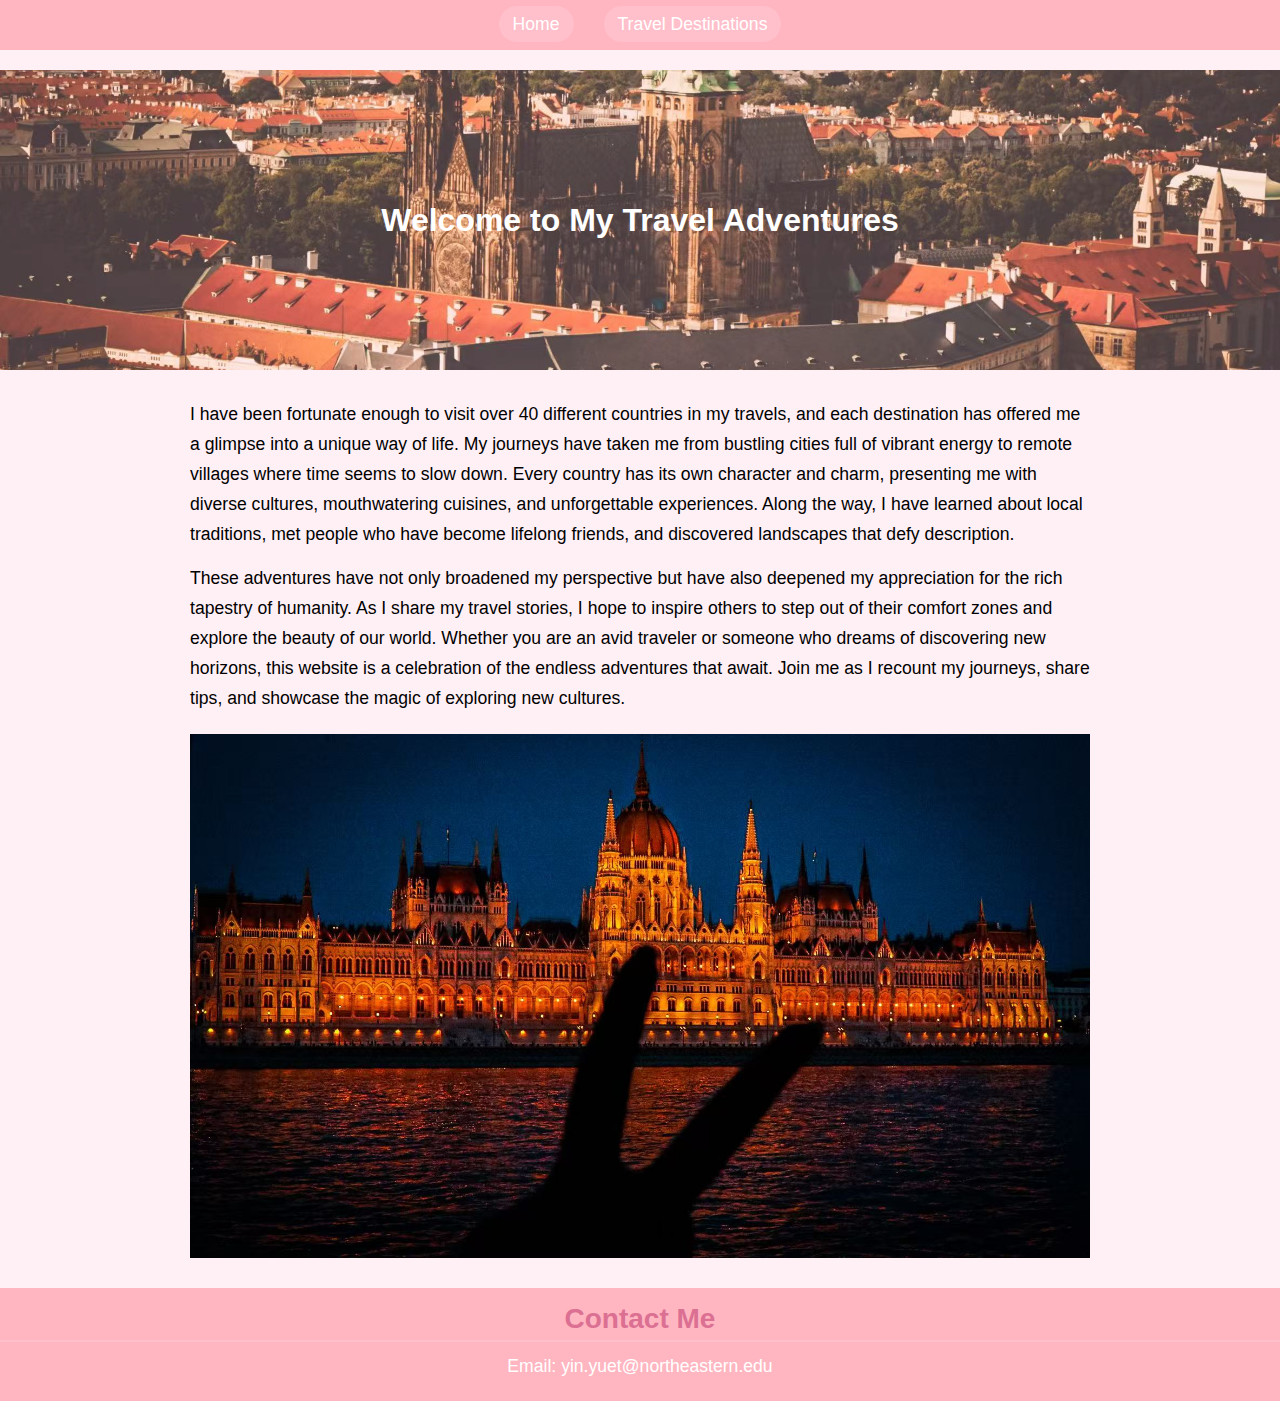
<file: index.html>
<!DOCTYPE html>
<html lang="en">
<head>
  <meta charset="UTF-8" />
  <meta name="viewport" content="width=device-width, initial-scale=1.0"/>
  <title>My Travel Adventures</title>
  <!-- Link to the external CSS file -->
  <link rel="stylesheet" href="style.css" />
</head>
<body>
  <header>
    <!-- Navigation -->
    <nav>
      <ul>
        <li><a href="index.html">Home</a></li>
        <li><a href="travel.html">Travel Destinations</a></li>
      </ul>
    </nav>
    <div class="banner">
      <img src="banner.jpg" alt="Travel Banner" />
      <h1>Welcome to My Travel Adventures</h1>
    </div>
  </header>
  <main>
    <section>
      <p>
        I have been fortunate enough to visit over 40 different countries in my travels, and each destination has offered me a glimpse into a unique way of life. My journeys have taken me from bustling cities full of vibrant energy to remote villages where time seems to slow down. Every country has its own character and charm, presenting me with diverse cultures, mouthwatering cuisines, and unforgettable experiences. Along the way, I have learned about local traditions, met people who have become lifelong friends, and discovered landscapes that defy description.
      </p>
      <p>
        These adventures have not only broadened my perspective but have also deepened my appreciation for the rich tapestry of humanity. As I share my travel stories, I hope to inspire others to step out of their comfort zones and explore the beauty of our world. Whether you are an avid traveler or someone who dreams of discovering new horizons, this website is a celebration of the endless adventures that await. Join me as I recount my journeys, share tips, and showcase the magic of exploring new cultures.
      </p>
      <!-- Example of another photo (make sure to upload travel.jpg to your repo) -->
      <img src="travel.jpg" alt="A scenic travel view" />
    </section>
  </main>
  <footer>
    <section>
      <h2>Contact Me</h2>
      <p>Email: <a href="mailto:yin.yuet@northeastern.edu">yin.yuet@northeastern.edu</a></p>
      </p>
    </section>
  </footer>
</body>
</html>
</file>
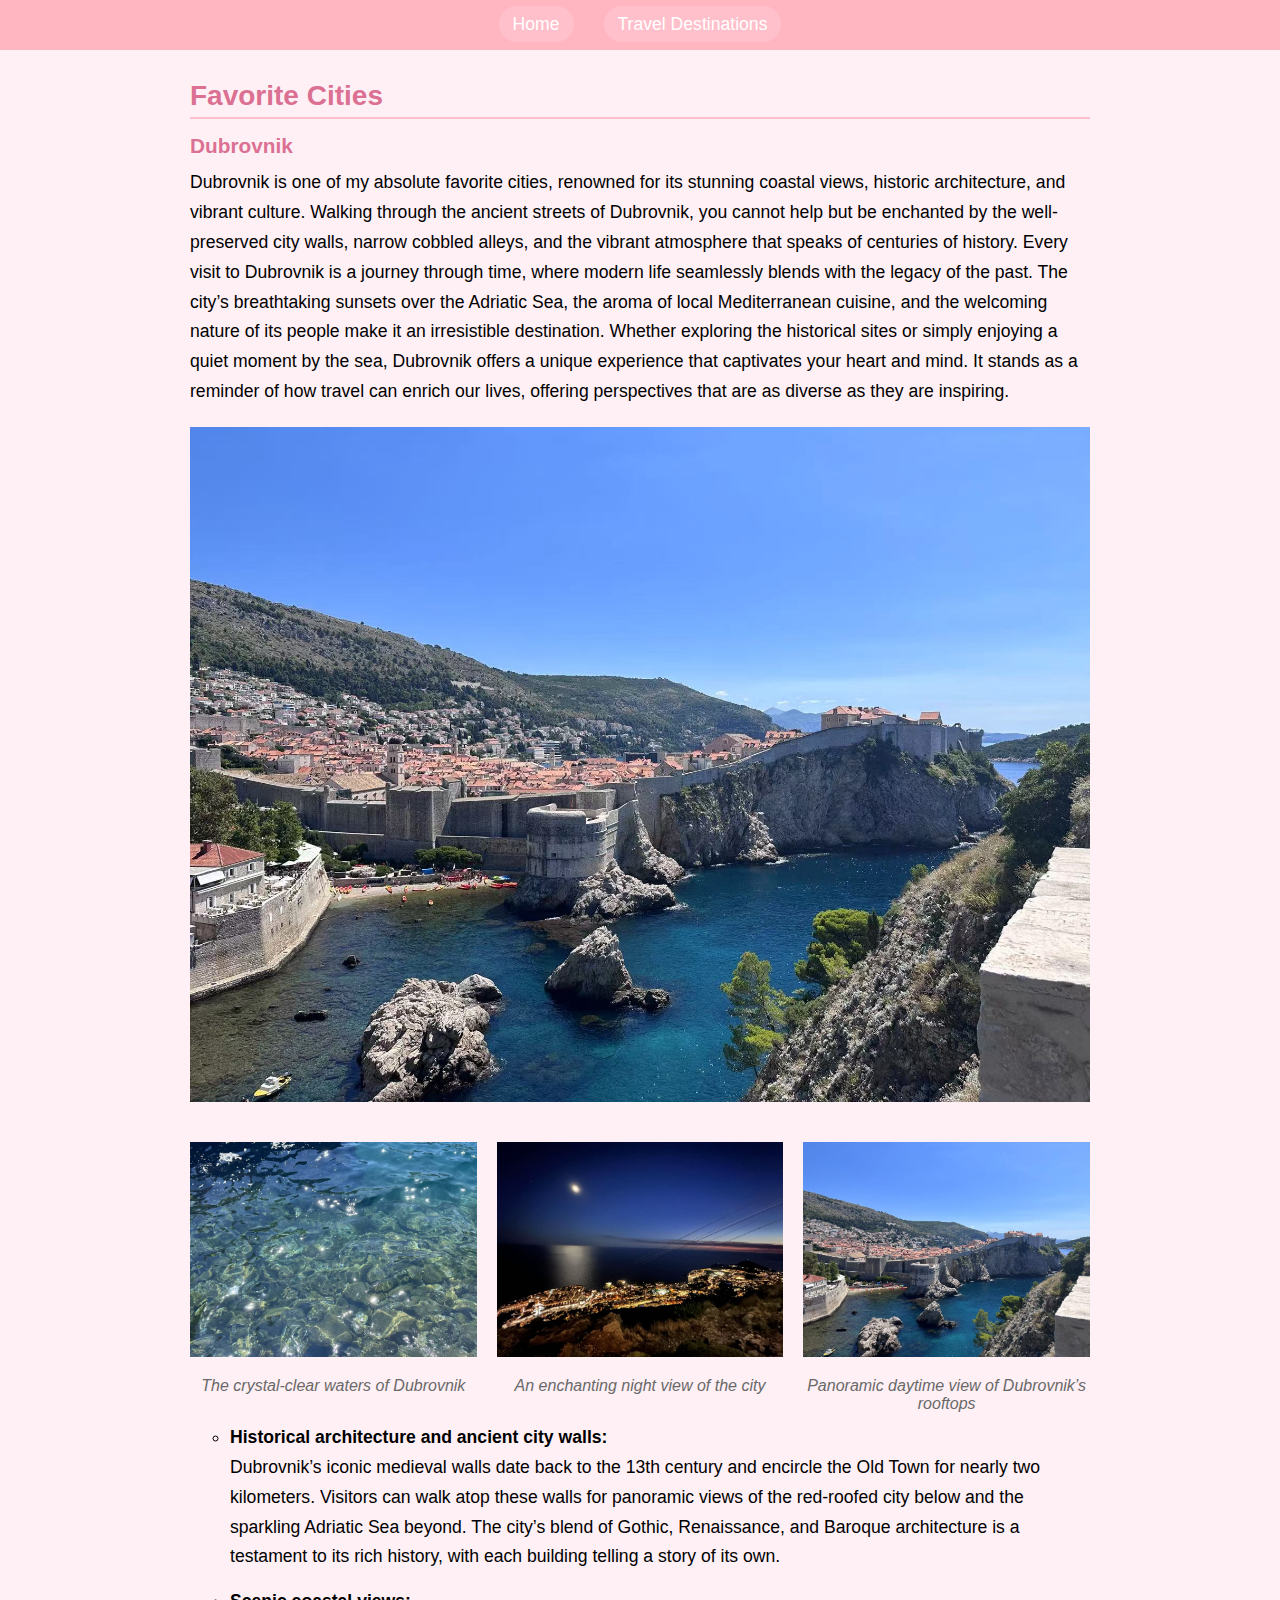
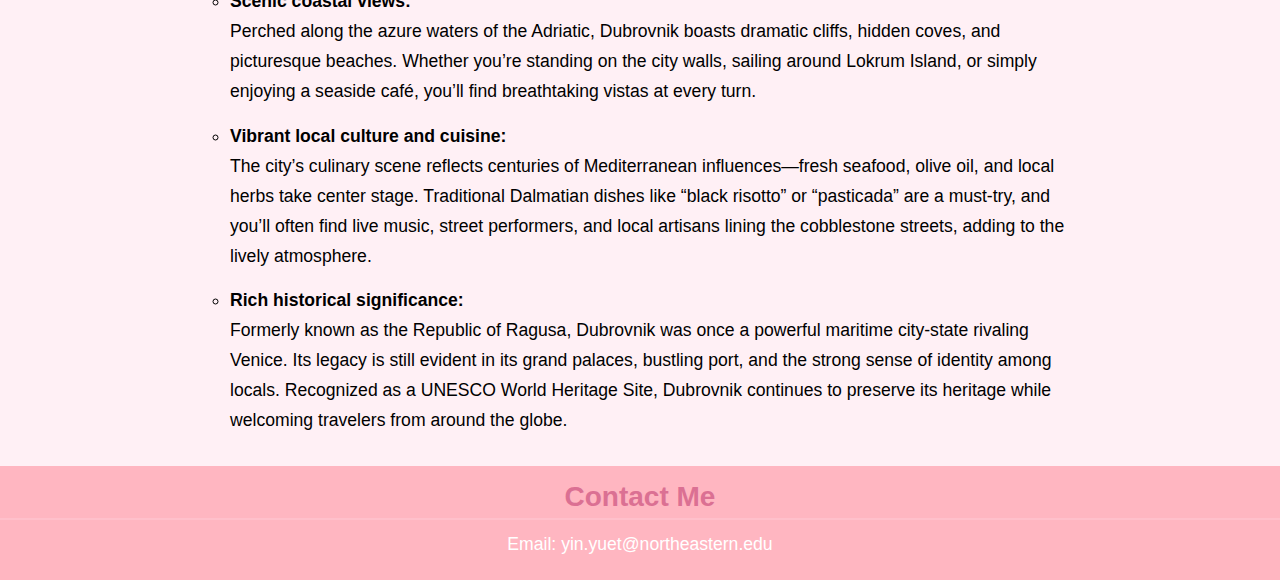
<file: travel.html>
<!DOCTYPE html>
<html lang="en">
<head>
  <meta charset="UTF-8" />
  <meta name="viewport" content="width=device-width, initial-scale=1.0"/>
  <title>Favorite Travel Destinations</title>
  <link rel="stylesheet" href="style.css" />
</head>
<body>
  <header>
    <nav>
      <ul>
         <li><a href="index.html">Home</a></li>
         <li><a href="travel.html">Travel Destinations</a></li>
      </ul>
    </nav>
  </header>
  <main>
    <h2>Favorite Cities</h2>
    <section>
      <h3>Dubrovnik</h3>
      <p>
        Dubrovnik is one of my absolute favorite cities, renowned for its stunning coastal views, historic architecture, and vibrant culture. Walking through the ancient streets of Dubrovnik, you cannot help but be enchanted by the well-preserved city walls, narrow cobbled alleys, and the vibrant atmosphere that speaks of centuries of history. Every visit to Dubrovnik is a journey through time, where modern life seamlessly blends with the legacy of the past. The city’s breathtaking sunsets over the Adriatic Sea, the aroma of local Mediterranean cuisine, and the welcoming nature of its people make it an irresistible destination. Whether exploring the historical sites or simply enjoying a quiet moment by the sea, Dubrovnik offers a unique experience that captivates your heart and mind. It stands as a reminder of how travel can enrich our lives, offering perspectives that are as diverse as they are inspiring.
      </p>
      <img src="dubrovnik.jpg" alt="Dubrovnik view">
      
      <!-- Dubrovnik Image Gallery -->
      <div class="dubrovnik-gallery">
        <figure>
          <img src="dubrovnik1.jpg" alt="Water of Dubrovnik">
          <figcaption>The crystal-clear waters of Dubrovnik</figcaption>
        </figure>
        <figure>
          <img src="dubrovnik2.jpg" alt="Night view of Dubrovnik">
          <figcaption>An enchanting night view of the city</figcaption>
        </figure>
        <figure>
          <img src="dubrovnik3.jpg" alt="General city view of Dubrovnik">
          <figcaption>Panoramic daytime view of Dubrovnik’s rooftops</figcaption>
        </figure>
      </div>

      <!-- Expanded Bullet Points -->
      <ul>
        <li>
          <strong>Historical architecture and ancient city walls:</strong><br>
          Dubrovnik’s iconic medieval walls date back to the 13th century and encircle the Old Town for nearly two kilometers. Visitors can walk atop these walls for panoramic views of the red-roofed city below and the sparkling Adriatic Sea beyond. The city’s blend of Gothic, Renaissance, and Baroque architecture is a testament to its rich history, with each building telling a story of its own.
        </li>
        <li>
          <strong>Scenic coastal views:</strong><br>
          Perched along the azure waters of the Adriatic, Dubrovnik boasts dramatic cliffs, hidden coves, and picturesque beaches. Whether you’re standing on the city walls, sailing around Lokrum Island, or simply enjoying a seaside café, you’ll find breathtaking vistas at every turn.
        </li>
        <li>
          <strong>Vibrant local culture and cuisine:</strong><br>
          The city’s culinary scene reflects centuries of Mediterranean influences—fresh seafood, olive oil, and local herbs take center stage. Traditional Dalmatian dishes like “black risotto” or “pasticada” are a must-try, and you’ll often find live music, street performers, and local artisans lining the cobblestone streets, adding to the lively atmosphere.
        </li>
        <li>
          <strong>Rich historical significance:</strong><br>
          Formerly known as the Republic of Ragusa, Dubrovnik was once a powerful maritime city-state rivaling Venice. Its legacy is still evident in its grand palaces, bustling port, and the strong sense of identity among locals. Recognized as a UNESCO World Heritage Site, Dubrovnik continues to preserve its heritage while welcoming travelers from around the globe.
        </li>
      </ul>
    </section>
  </main>
  <footer>
    <section>
      <h2>Contact Me</h2>
      <p>Email: <a href="mailto:yin.yuet@northeastern.edu">yin.yuet@northeastern.edu</a></p>
    </section>
  </footer>
</body>
</html>
</file>
<file: style.css>
body {
  margin: 0;
  padding: 0;
  font-family: "Poppins", sans-serif;
  background-color: LavenderBlush;
  color: Black;
}

h1, h2, h3, p, ul, li {
  margin: 0;
  padding: 0;
}

p, li {
  font-size: 1.1rem;
  line-height: 1.7;
  margin-bottom: 15px;
}

main {
  max-width: 900px;
  margin: 30px auto;
  padding: 0 20px;
}

img {
  display: block;
  max-width: 100%;
  margin: 20px 0;
}

nav {
  background-color: LightPink;
  padding: 10px 0;
}

nav ul {
  list-style-type: none;
  display: flex;
  justify-content: center;
  margin: 0;
  padding: 0;
}

nav ul li {
  margin: 0 15px;
}

nav ul li a {
  color: White;
  text-decoration: none;
  font-weight: 500;
  background-color: Pink;
  padding: 8px 14px;
  border-radius: 20px;
}

.banner {
  position: relative;
  text-align: center;
  background-color: LightPink;
  max-height: 300px;
}

.banner img {
  width: 100%;
  max-height: 300px;
  object-fit: cover;
  opacity: 0.75;
}

.banner h1 {
  position: absolute;
  top: 50%;
  left: 50%;
  transform: translate(-50%, -50%);
  color: White;
  font-size: 2em;
  font-weight: 700;
  margin: 0;
}

h1 {
  margin-top: 30px;
  font-size: 2rem;
  color: PaleVioletRed;
  text-align: center;
}

h2 {
  color: PaleVioletRed;
  font-size: 1.75rem;
  margin: 20px 0 10px 0;
  border-bottom: 2px solid Pink;
  padding-bottom: 5px;
}

h3 {
  color: PaleVioletRed;
  font-size: 1.3rem;
  margin: 15px 0 10px 0;
}

ul {
  margin: 10px 0 20px 40px;
  list-style-type: circle;
}

.dubrovnik-gallery {
  display: grid;
  grid-template-columns: repeat(auto-fill, minmax(240px, 1fr));
  gap: 20px;
  margin-top: 20px;
}

.dubrovnik-gallery figure {
  text-align: center;
  margin: 0;
  padding: 0;
}

.dubrovnik-gallery figcaption {
  font-style: italic;
  color: DimGray;
  margin-top: 5px;
}

footer {
  background-color: LightPink;
  color: White;
  text-align: center;
  padding: 15px 0;
  margin-top: 30px;
}

footer h2 {
  margin-top: 0;
}

footer p, footer a {
  color: White;
  text-decoration: none;
  margin: 5px 0;
}

@media (max-width: 600px) {
  nav ul {
    flex-direction: column;
    align-items: center;
  }
  nav ul li {
    margin: 5px 0;
  }
  .banner h1 {
    font-size: 1.5em;
  }
}
</file>
